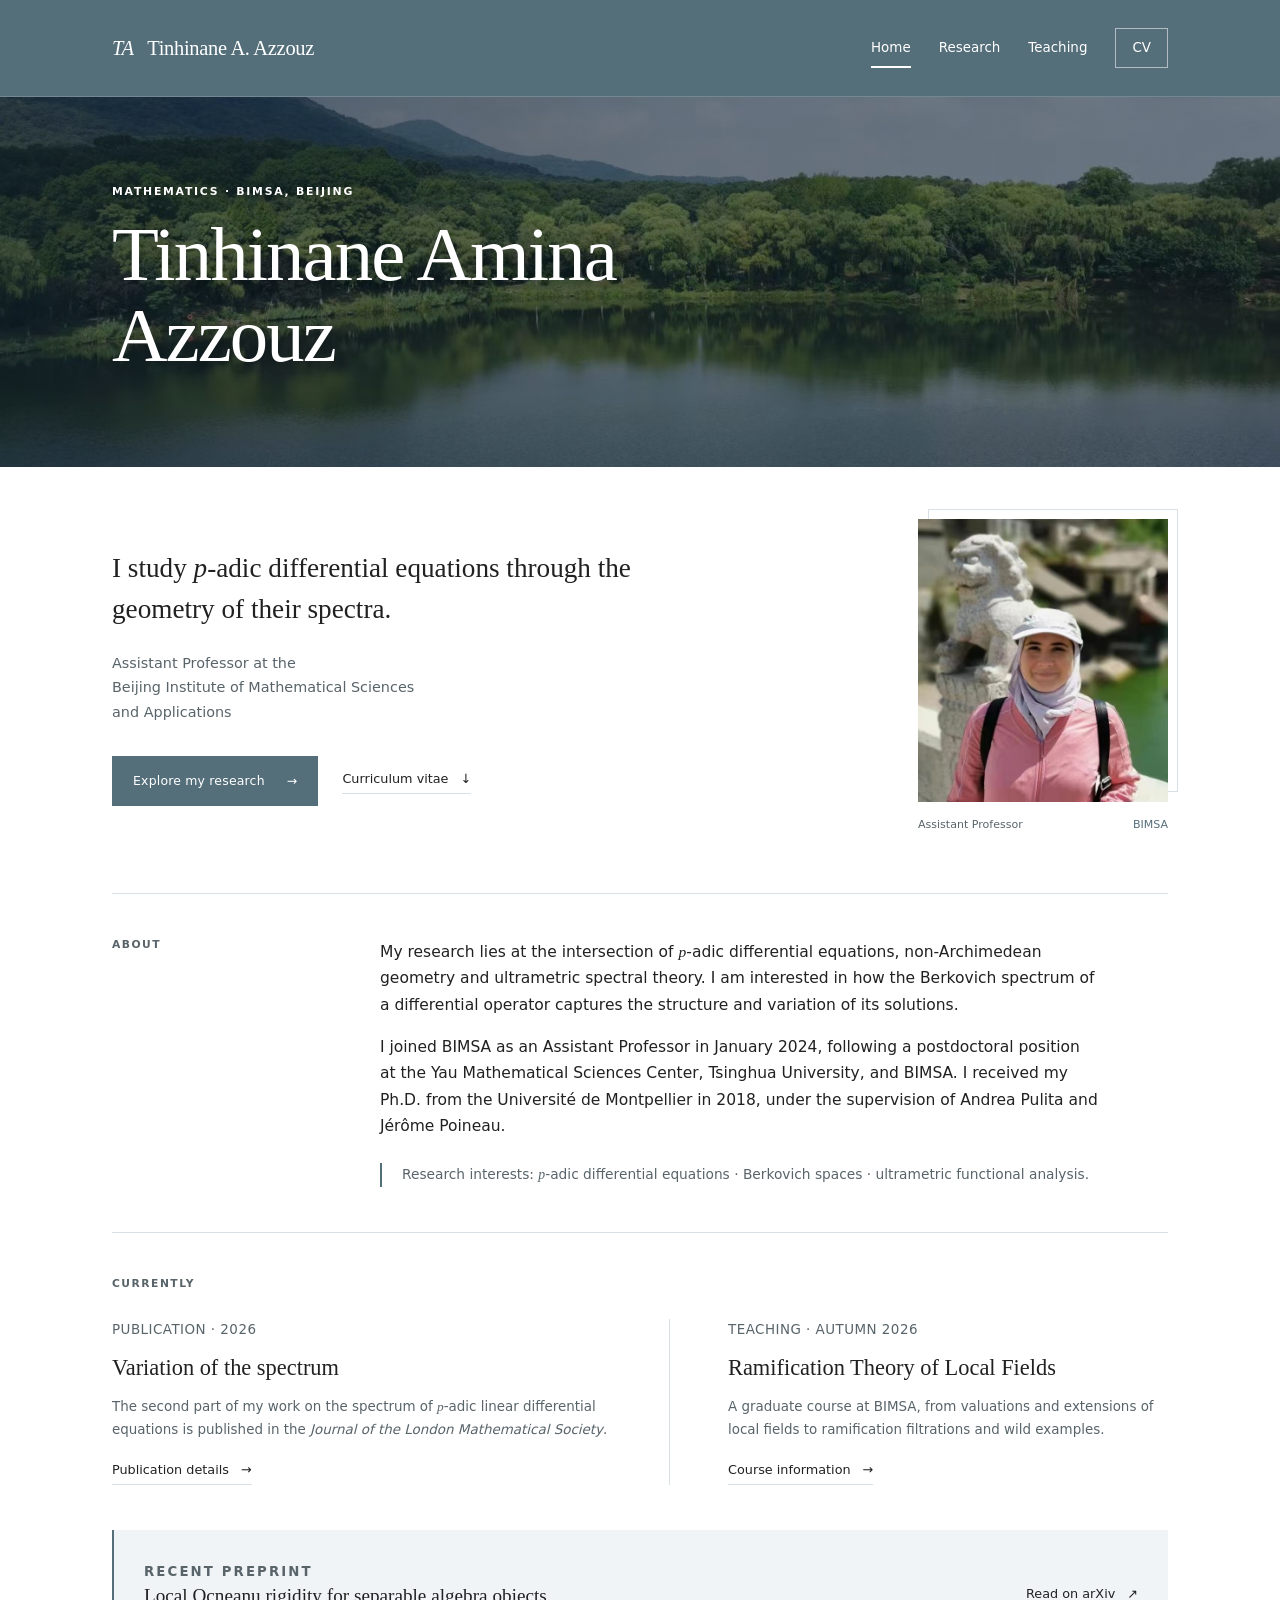
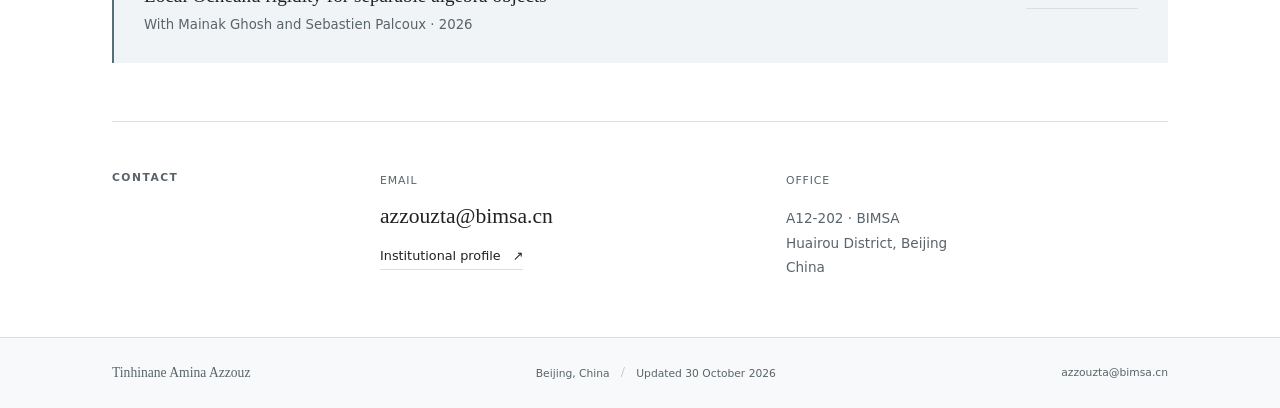
<file: index.html>
<!doctype html>
<html lang="en"><head><meta charset="utf-8"><meta name="viewport" content="width=device-width, initial-scale=1"><meta name="color-scheme" content="light"><meta name="theme-color" content="#546e7a"><title>Tinhinane Amina Azzouz | Mathematics</title><meta name="description" content="Tinhinane Amina Azzouz, Assistant Professor at BIMSA. Research in p-adic differential equations, Berkovich spectra and non-Archimedean analysis."><meta name="author" content="Tinhinane Amina Azzouz"><link rel="stylesheet" href="assets/site.css"><link rel="icon" href="assets/favicon.svg" type="image/svg+xml"><link rel="canonical" href="https://tinaamina.github.io/"></head><body class=""><a class="skip-link" href="#main">Skip to content</a><header class="site-header"><div class="wrap header-inner"><a class="wordmark" href="index.html"><span aria-hidden="true">TA</span> Tinhinane A. Azzouz</a><nav aria-label="Main navigation"><ul class="main-nav"><li><a href="index.html" aria-current="page">Home</a></li><li><a href="research.html">Research</a></li><li><a href="teaching.html">Teaching</a></li><li><a href="cv.html" class="nav-cv">CV</a></li></ul></nav></div></header><main id="main"><header class="image-banner image-banner-home" aria-labelledby="home-name"><img class="banner-image" src="assets/google-home.jpg" alt="" width="1706" height="1280" fetchpriority="high"><div class="wrap banner-inner"><p class="eyebrow">Mathematics · BIMSA, Beijing</p><h1 id="home-name"><span>Tinhinane Amina</span> Azzouz</h1></div></header><div class="wrap">
<section class="hero" aria-labelledby="home-name"><div class="hero-copy"><p class="hero-intro">I study <i>p</i>-adic differential equations through the geometry of their spectra.</p><p class="affiliation">Assistant Professor at the<br><a href="https://www.bimsa.cn/">Beijing Institute of Mathematical Sciences<br>and Applications</a></p><div class="hero-actions"><a class="button" href="research.html">Explore my research <span aria-hidden="true">→</span></a><a class="text-link" href="files/CV_Tinhinane_Amina_Azzouz.pdf">Curriculum vitae <span aria-hidden="true">↓</span><span class="sr-only"> (PDF)</span></a></div></div><figure class="portrait"><img class="portrait-image" src="assets/portrait.jpg" alt="Portrait of Tinhinane Amina Azzouz" width="576" height="652" loading="lazy"><figcaption><span>Assistant Professor</span><span>BIMSA</span></figcaption></figure></section>
<section class="section-band split-section" aria-labelledby="about-title"><h2 class="section-title" id="about-title">About</h2><div class="about-copy"><p>My research lies at the intersection of <i>p</i>-adic differential equations, non-Archimedean geometry and ultrametric spectral theory. I am interested in how the Berkovich spectrum of a differential operator captures the structure and variation of its solutions.</p><p>I joined BIMSA as an Assistant Professor in January 2024, following a postdoctoral position at the Yau Mathematical Sciences Center, Tsinghua University, and BIMSA. I received my Ph.D. from the Université de Montpellier in 2018, under the supervision of Andrea Pulita and Jérôme Poineau.</p><p class="research-line">Research interests: <i>p</i>-adic differential equations · Berkovich spaces · ultrametric functional analysis.</p></div></section>
<section class="section-band" aria-labelledby="current-title"><h2 class="section-title" id="current-title">Currently</h2><div class="news-grid"><article class="news-item"><p class="date-line">PUBLICATION · 2026</p><h3>Variation of the spectrum</h3><p>The second part of my work on the spectrum of <i>p</i>-adic linear differential equations is published in the <em>Journal of the London Mathematical Society</em>.</p><a class="text-link" href="research.html#publications">Publication details <span aria-hidden="true">→</span></a></article><article class="news-item"><p class="date-line">TEACHING · AUTUMN 2026</p><h3>Ramification Theory of Local Fields</h3><p>A graduate course at BIMSA, from valuations and extensions of local fields to ramification filtrations and wild examples.</p><a class="text-link" href="teaching.html#current-course">Course information <span aria-hidden="true">→</span></a></article></div></section>
<aside class="home-preprint" aria-label="Recent preprint"><div><p class="eyebrow">Recent preprint</p><h3>Local Ocneanu rigidity for separable algebra objects</h3><p>With Mainak Ghosh and Sebastien Palcoux · 2026</p></div><a class="text-link" href="https://arxiv.org/abs/2609.10440">Read on arXiv <span aria-hidden="true">↗</span></a></aside>
<section class="contact-section" id="contact" aria-labelledby="contact-title"><h2 class="section-title" id="contact-title">Contact</h2><div class="contact-grid"><div><p class="contact-label">Email</p><a class="contact-email" href="mailto:azzouzta@bimsa.cn">azzouzta@bimsa.cn</a><br><a class="text-link" href="https://www.bimsa.cn/detail/tinhinaneazzouz.html">Institutional profile <span aria-hidden="true">↗</span></a></div><div><p class="contact-label">Office</p><p class="contact-address">A12-202 · BIMSA<br>Huairou District, Beijing<br>China</p></div></div></section>
</div></main><footer class="site-footer"><div class="wrap footer-inner"><span>Tinhinane Amina Azzouz</span><p>Beijing, China <span class="inline-divider" aria-hidden="true">/</span> Updated 30 October 2026</p><a href="mailto:azzouzta@bimsa.cn">azzouzta@bimsa.cn</a></div></footer></body></html>
</file>
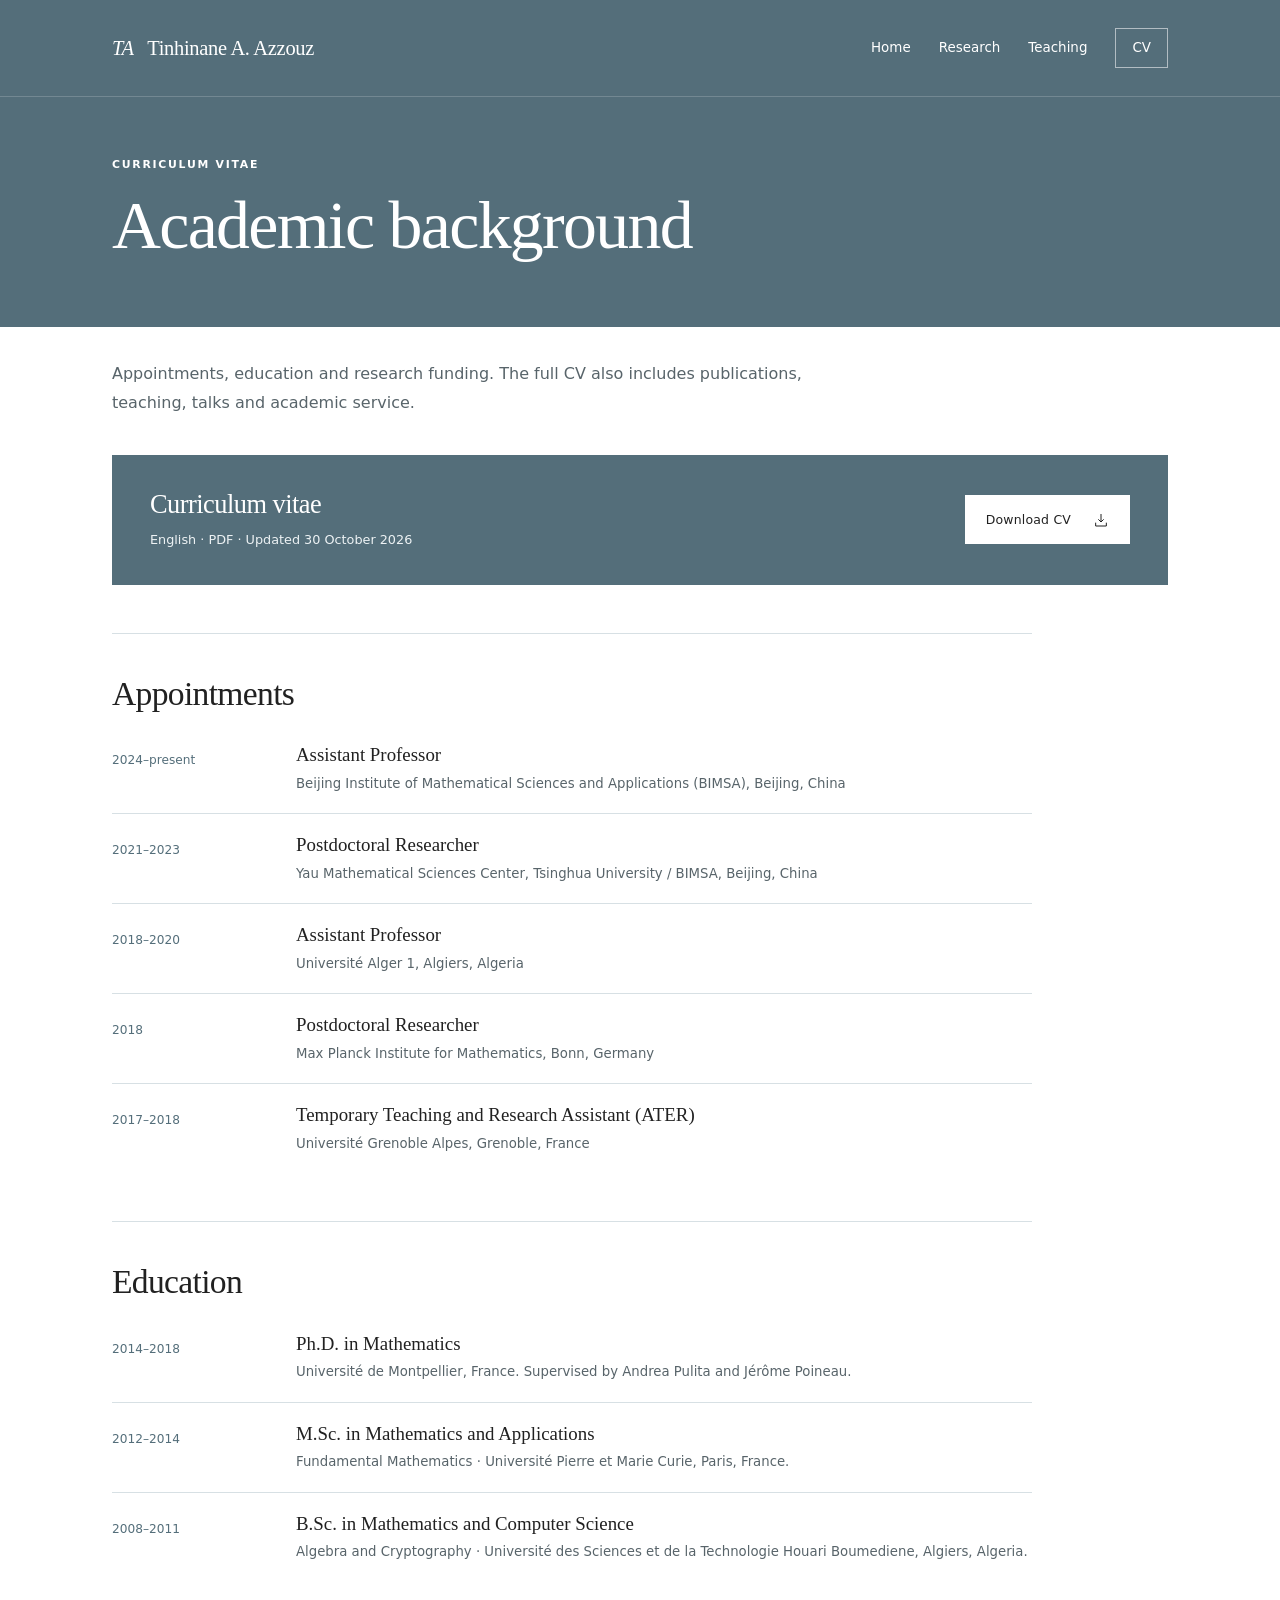
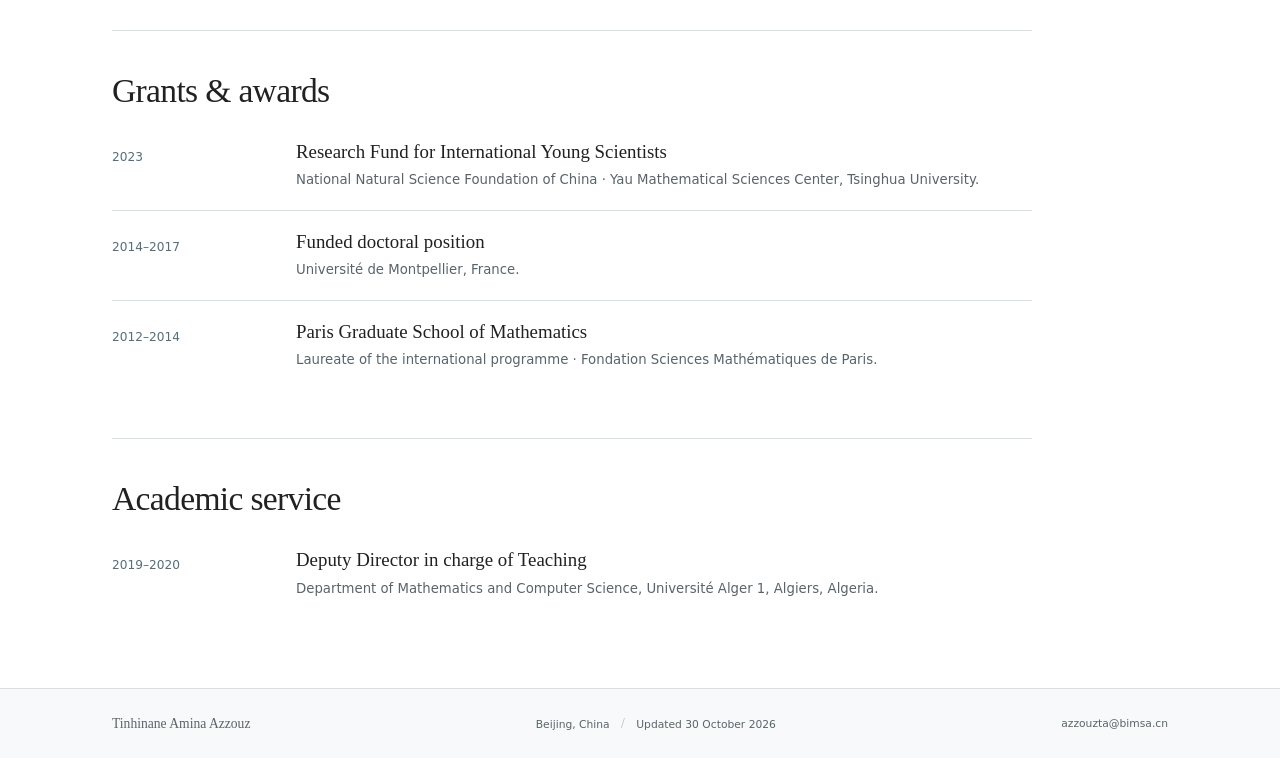
<file: cv.html>
<!doctype html>
<html lang="en"><head><meta charset="utf-8"><meta name="viewport" content="width=device-width, initial-scale=1"><meta name="color-scheme" content="light"><meta name="theme-color" content="#546e7a"><title>Curriculum vitae | Tinhinane Amina Azzouz</title><meta name="description" content="Academic CV of Tinhinane Amina Azzouz: appointments, education, publications, teaching and research funding."><meta name="author" content="Tinhinane Amina Azzouz"><link rel="stylesheet" href="assets/site.css"><link rel="icon" href="assets/favicon.svg" type="image/svg+xml"><link rel="canonical" href="https://tinaamina.github.io/cv.html"></head><body class="cv-page"><a class="skip-link" href="#main">Skip to content</a><header class="site-header"><div class="wrap header-inner"><a class="wordmark" href="index.html"><span aria-hidden="true">TA</span> Tinhinane A. Azzouz</a><nav aria-label="Main navigation"><ul class="main-nav"><li><a href="index.html">Home</a></li><li><a href="research.html">Research</a></li><li><a href="teaching.html">Teaching</a></li><li><a href="cv.html" aria-current="page" class="nav-cv">CV</a></li></ul></nav></div></header><main id="main"><header class="color-banner" aria-labelledby="page-title"><div class="wrap banner-inner"><p class="eyebrow">Curriculum vitae</p><h1 id="page-title">Academic background</h1></div></header><div class="wrap">
<div class="page-introduction"><p class="page-description">Appointments, education and research funding. The full CV also includes publications, teaching, talks and academic service.</p></div>
<section class="cv-download" aria-labelledby="download-title"><div><h2 id="download-title">Curriculum vitae</h2><p>English · PDF · Updated 30 October 2026</p></div><a class="button" href="files/CV_Tinhinane_Amina_Azzouz.pdf" download>Download CV <svg viewBox="0 0 24 24" aria-hidden="true"><path d="M12 3v12m-4-4 4 4 4-4M4 16v5h16v-5"/></svg></a></section>
<section class="content-section" aria-labelledby="appointments-title"><div class="section-heading"><h2 id="appointments-title">Appointments</h2></div><ol class="timeline"><li><p class="time">2024–present</p><div><h3>Assistant Professor</h3><p>Beijing Institute of Mathematical Sciences and Applications (BIMSA), Beijing, China</p></div></li><li><p class="time">2021–2023</p><div><h3>Postdoctoral Researcher</h3><p>Yau Mathematical Sciences Center, Tsinghua University / BIMSA, Beijing, China</p></div></li><li><p class="time">2018–2020</p><div><h3>Assistant Professor</h3><p>Université Alger 1, Algiers, Algeria</p></div></li><li><p class="time">2018</p><div><h3>Postdoctoral Researcher</h3><p>Max Planck Institute for Mathematics, Bonn, Germany</p></div></li><li><p class="time">2017–2018</p><div><h3>Temporary Teaching and Research Assistant (ATER)</h3><p>Université Grenoble Alpes, Grenoble, France</p></div></li></ol></section>
<section class="content-section" aria-labelledby="education-title"><div class="section-heading"><h2 id="education-title">Education</h2></div><ol class="timeline"><li><p class="time">2014–2018</p><div><h3>Ph.D. in Mathematics</h3><p>Université de Montpellier, France. Supervised by Andrea Pulita and Jérôme Poineau.</p></div></li><li><p class="time">2012–2014</p><div><h3>M.Sc. in Mathematics and Applications</h3><p>Fundamental Mathematics · Université Pierre et Marie Curie, Paris, France.</p></div></li><li><p class="time">2008–2011</p><div><h3>B.Sc. in Mathematics and Computer Science</h3><p>Algebra and Cryptography · Université des Sciences et de la Technologie Houari Boumediene, Algiers, Algeria.</p></div></li></ol></section>
<section class="content-section" aria-labelledby="funding-title"><div class="section-heading"><h2 id="funding-title">Grants &amp; awards</h2></div><ol class="timeline"><li><p class="time">2023</p><div><h3>Research Fund for International Young Scientists</h3><p>National Natural Science Foundation of China · Yau Mathematical Sciences Center, Tsinghua University.</p></div></li><li><p class="time">2014–2017</p><div><h3>Funded doctoral position</h3><p>Université de Montpellier, France.</p></div></li><li><p class="time">2012–2014</p><div><h3>Paris Graduate School of Mathematics</h3><p>Laureate of the international programme · Fondation Sciences Mathématiques de Paris.</p></div></li></ol></section>
<section class="content-section last-section" aria-labelledby="service-title"><div class="section-heading"><h2 id="service-title">Academic service</h2></div><ol class="timeline"><li><p class="time">2019–2020</p><div><h3>Deputy Director in charge of Teaching</h3><p>Department of Mathematics and Computer Science, Université Alger 1, Algiers, Algeria.</p></div></li></ol></section>
</div></main><footer class="site-footer"><div class="wrap footer-inner"><span>Tinhinane Amina Azzouz</span><p>Beijing, China <span class="inline-divider" aria-hidden="true">/</span> Updated 30 October 2026</p><a href="mailto:azzouzta@bimsa.cn">azzouzta@bimsa.cn</a></div></footer></body></html>
</file>
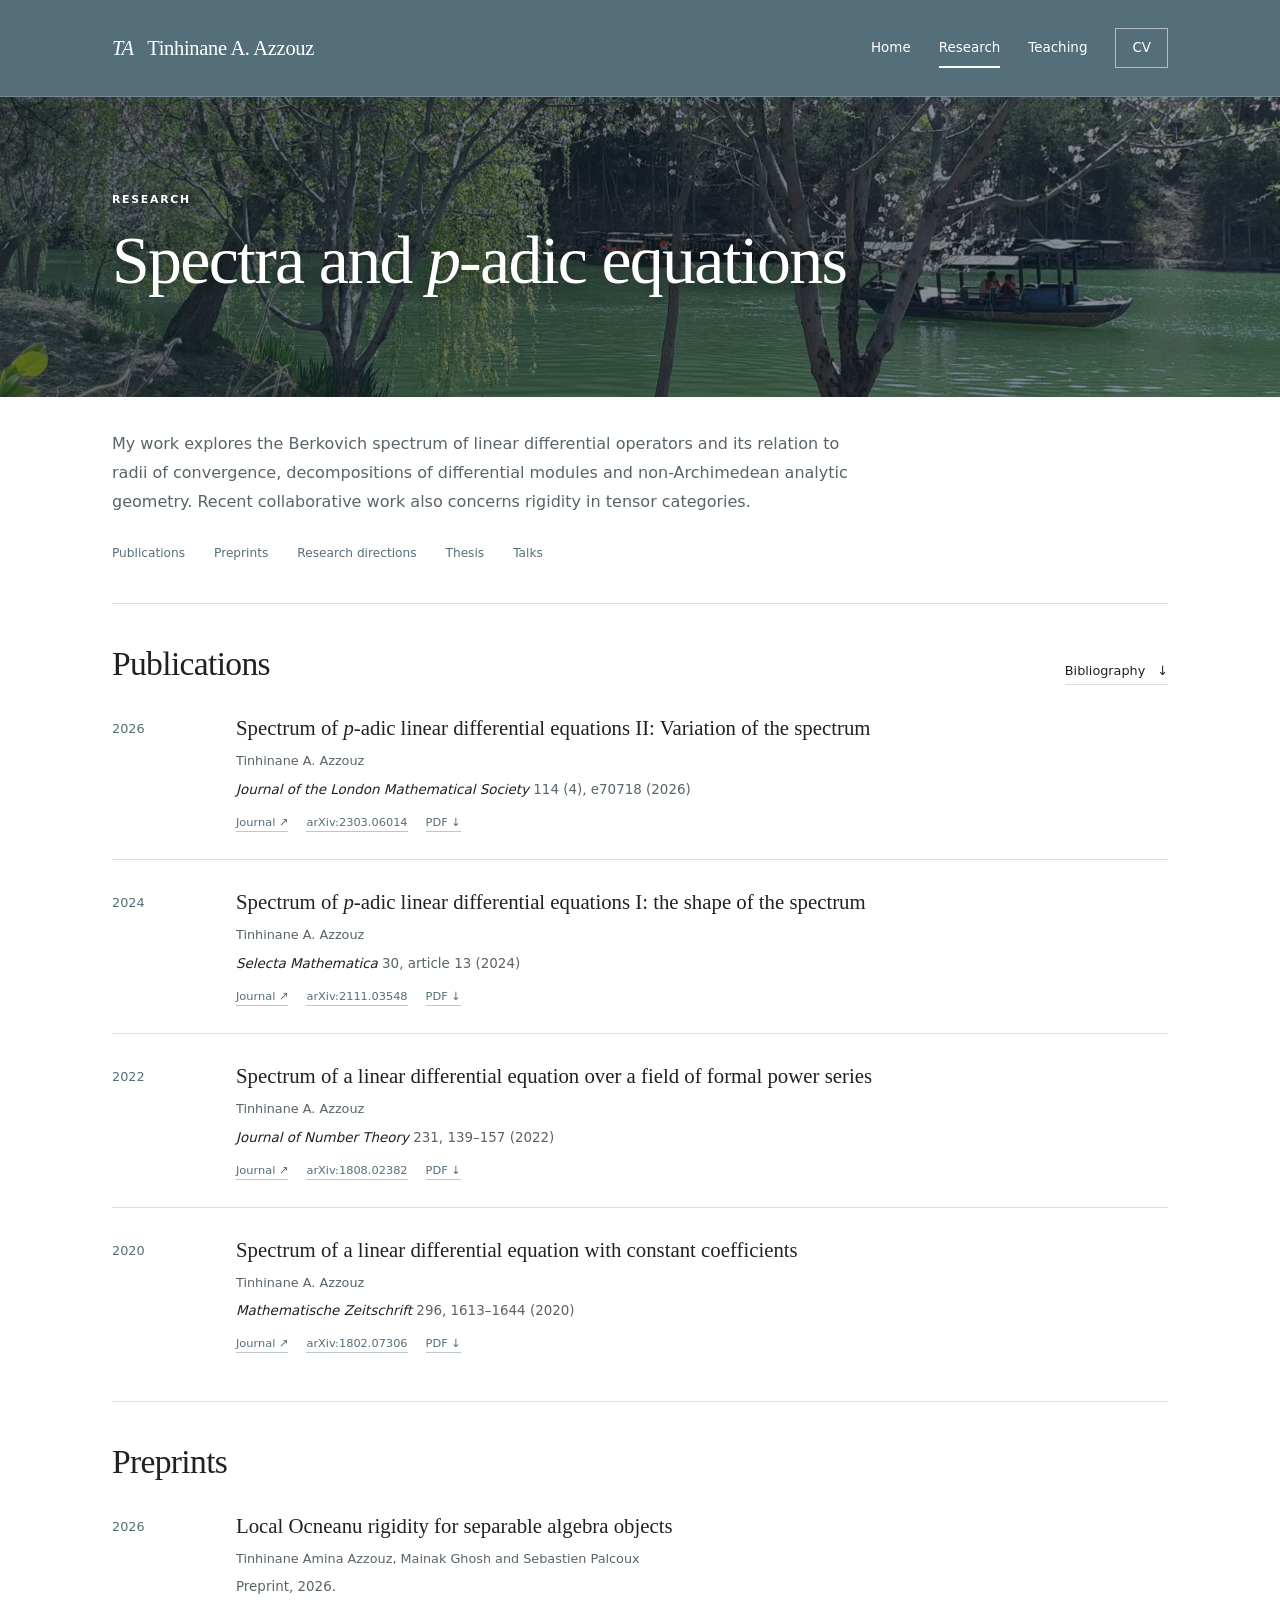
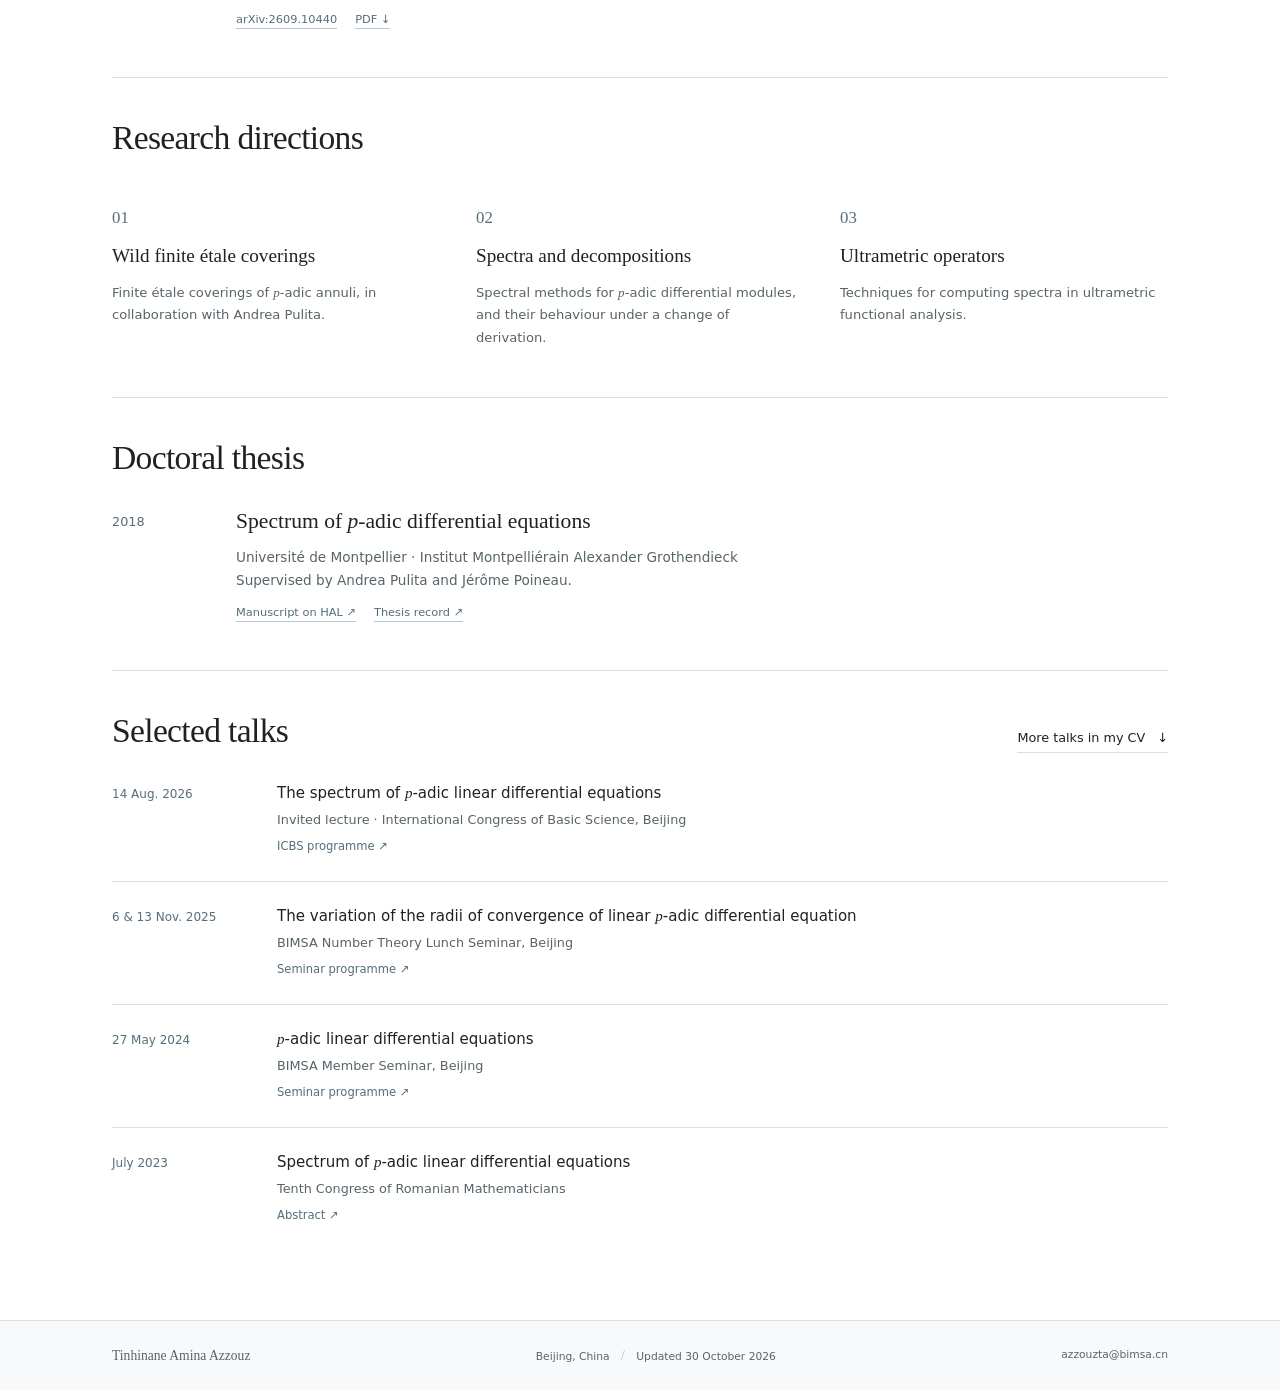
<file: research.html>
<!doctype html>
<html lang="en"><head><meta charset="utf-8"><meta name="viewport" content="width=device-width, initial-scale=1"><meta name="color-scheme" content="light"><meta name="theme-color" content="#546e7a"><title>Research | Tinhinane Amina Azzouz</title><meta name="description" content="Publications, preprints and talks by Tinhinane Amina Azzouz on p-adic differential equations, Berkovich spectra and tensor categories."><meta name="author" content="Tinhinane Amina Azzouz"><link rel="stylesheet" href="assets/site.css"><link rel="icon" href="assets/favicon.svg" type="image/svg+xml"><link rel="canonical" href="https://tinaamina.github.io/research.html"></head><body class=""><a class="skip-link" href="#main">Skip to content</a><header class="site-header"><div class="wrap header-inner"><a class="wordmark" href="index.html"><span aria-hidden="true">TA</span> Tinhinane A. Azzouz</a><nav aria-label="Main navigation"><ul class="main-nav"><li><a href="index.html">Home</a></li><li><a href="research.html" aria-current="page">Research</a></li><li><a href="teaching.html">Teaching</a></li><li><a href="cv.html" class="nav-cv">CV</a></li></ul></nav></div></header><main id="main"><header class="image-banner image-banner-research" aria-labelledby="page-title"><img class="banner-image" src="assets/google-research.jpg" alt="" width="2048" height="995" fetchpriority="high"><div class="wrap banner-inner"><p class="eyebrow">Research</p><h1 id="page-title">Spectra and <i>p</i>-adic equations</h1></div></header><div class="wrap">
<div class="page-introduction"><p class="page-description">My work explores the Berkovich spectrum of linear differential operators and its relation to radii of convergence, decompositions of differential modules and non-Archimedean analytic geometry. Recent collaborative work also concerns rigidity in tensor categories.</p><nav aria-label="Research sections"><ul class="page-jump"><li><a href="#publications">Publications</a></li><li><a href="#preprints">Preprints</a></li><li><a href="#directions">Research directions</a></li><li><a href="#thesis">Thesis</a></li><li><a href="#talks">Talks</a></li></ul></nav></div>
<section class="content-section" id="publications" aria-labelledby="publications-title"><div class="section-heading"><h2 id="publications-title">Publications</h2><a class="text-link" href="files/publications.bib" download>Bibliography <span aria-hidden="true">↓</span><span class="sr-only"> (BibTeX)</span></a></div><ol class="pub-list"><li class="pub"><div class="pub-year">2026</div><article><h3><a href="https://doi.org/10.1112/jlms.70718">Spectrum of <i>p</i>-adic linear differential equations II: Variation of the spectrum</a></h3><p class="pub-authors">Tinhinane A. Azzouz</p><p class="pub-journal"><em>Journal of the London Mathematical Society</em> 114 (4), e70718 (2026)</p><div class="pub-links"><a href="https://doi.org/10.1112/jlms.70718">Journal <span aria-hidden="true">↗</span><span class="sr-only">: Spectrum of p-adic linear differential equations II: Variation of the spectrum</span></a><a href="https://arxiv.org/abs/2303.06014">arXiv:2303.06014</a><a href="https://arxiv.org/pdf/2303.06014">PDF<span class="sr-only"> of Spectrum of p-adic linear differential equations II: Variation of the spectrum</span> <span aria-hidden="true">↓</span></a></div></article></li><li class="pub"><div class="pub-year">2024</div><article><h3><a href="https://doi.org/10.1007/s00029-023-00904-4">Spectrum of <i>p</i>-adic linear differential equations I: the shape of the spectrum</a></h3><p class="pub-authors">Tinhinane A. Azzouz</p><p class="pub-journal"><em>Selecta Mathematica</em> 30, article 13 (2024)</p><div class="pub-links"><a href="https://doi.org/10.1007/s00029-023-00904-4">Journal <span aria-hidden="true">↗</span><span class="sr-only">: Spectrum of p-adic linear differential equations I: the shape of the spectrum</span></a><a href="https://arxiv.org/abs/2111.03548">arXiv:2111.03548</a><a href="https://arxiv.org/pdf/2111.03548">PDF<span class="sr-only"> of Spectrum of p-adic linear differential equations I: the shape of the spectrum</span> <span aria-hidden="true">↓</span></a></div></article></li><li class="pub"><div class="pub-year">2022</div><article><h3><a href="https://doi.org/10.1016/j.jnt.2020.11.021">Spectrum of a linear differential equation over a field of formal power series</a></h3><p class="pub-authors">Tinhinane A. Azzouz</p><p class="pub-journal"><em>Journal of Number Theory</em> 231, 139–157 (2022)</p><div class="pub-links"><a href="https://doi.org/10.1016/j.jnt.2020.11.021">Journal <span aria-hidden="true">↗</span><span class="sr-only">: Spectrum of a linear differential equation over a field of formal power series</span></a><a href="https://arxiv.org/abs/1808.02382">arXiv:1808.02382</a><a href="https://arxiv.org/pdf/1808.02382">PDF<span class="sr-only"> of Spectrum of a linear differential equation over a field of formal power series</span> <span aria-hidden="true">↓</span></a></div></article></li><li class="pub"><div class="pub-year">2020</div><article><h3><a href="https://doi.org/10.1007/s00209-020-02482-z">Spectrum of a linear differential equation with constant coefficients</a></h3><p class="pub-authors">Tinhinane A. Azzouz</p><p class="pub-journal"><em>Mathematische Zeitschrift</em> 296, 1613–1644 (2020)</p><div class="pub-links"><a href="https://doi.org/10.1007/s00209-020-02482-z">Journal <span aria-hidden="true">↗</span><span class="sr-only">: Spectrum of a linear differential equation with constant coefficients</span></a><a href="https://arxiv.org/abs/1802.07306">arXiv:1802.07306</a><a href="https://arxiv.org/pdf/1802.07306">PDF<span class="sr-only"> of Spectrum of a linear differential equation with constant coefficients</span> <span aria-hidden="true">↓</span></a></div></article></li></ol></section>
<section class="content-section" id="preprints" aria-labelledby="preprints-title"><div class="section-heading"><h2 id="preprints-title">Preprints</h2></div><ol class="pub-list"><li class="pub"><div class="pub-year">2026</div><article><h3><a href="https://arxiv.org/abs/2609.10440">Local Ocneanu rigidity for separable algebra objects</a></h3><p class="pub-authors">Tinhinane Amina Azzouz, Mainak Ghosh and Sebastien Palcoux</p><p class="pub-journal">Preprint, 2026.</p><div class="pub-links"><a href="https://arxiv.org/abs/2609.10440">arXiv:2609.10440</a><a href="https://arxiv.org/pdf/2609.10440">PDF <span aria-hidden="true">↓</span><span class="sr-only"> of Local Ocneanu rigidity for separable algebra objects</span></a></div></article></li></ol></section>
<section class="content-section" id="directions" aria-labelledby="directions-title"><div class="section-heading"><h2 id="directions-title">Research directions</h2></div><div class="projects-grid"><article class="project"><p class="project-number" aria-hidden="true">01</p><h3>Wild finite étale coverings</h3><p>Finite étale coverings of <i>p</i>-adic annuli, in collaboration with Andrea Pulita.</p></article><article class="project"><p class="project-number" aria-hidden="true">02</p><h3>Spectra and decompositions</h3><p>Spectral methods for <i>p</i>-adic differential modules, and their behaviour under a change of derivation.</p></article><article class="project"><p class="project-number" aria-hidden="true">03</p><h3>Ultrametric operators</h3><p>Techniques for computing spectra in ultrametric functional analysis.</p></article></div></section>
<section class="content-section" id="thesis" aria-labelledby="thesis-title"><div class="section-heading"><h2 id="thesis-title">Doctoral thesis</h2></div><div class="thesis-block"><div class="pub-year">2018</div><div><h3>Spectrum of <i>p</i>-adic differential equations</h3><p>Université de Montpellier · Institut Montpelliérain Alexander Grothendieck<br>Supervised by Andrea Pulita and Jérôme Poineau.</p><div class="pub-links"><a href="https://theses.hal.science/tel-01853794">Manuscript on HAL <span aria-hidden="true">↗</span></a><a href="https://theses.fr/2018MONTS033">Thesis record <span aria-hidden="true">↗</span></a></div></div></div></section>
<section class="content-section last-section" id="talks" aria-labelledby="talks-title"><div class="section-heading"><h2 id="talks-title">Selected talks</h2><a class="text-link" href="files/CV_Tinhinane_Amina_Azzouz.pdf">More talks in my CV <span aria-hidden="true">↓</span><span class="sr-only"> (PDF)</span></a></div><ol class="talk-list"><li class="talk"><div class="talk-date">14 Aug. 2026</div><div><h3>The spectrum of <i>p</i>-adic linear differential equations</h3><p>Invited lecture · International Congress of Basic Science, Beijing</p><a href="https://reg.2026.icbs.cn/schedules">ICBS programme <span aria-hidden="true">↗</span></a></div></li><li class="talk"><div class="talk-date">6 & 13 Nov. 2025</div><div><h3>The variation of the radii of convergence of linear <i>p</i>-adic differential equation</h3><p>BIMSA Number Theory Lunch Seminar, Beijing</p><a href="https://www.bimsa.cn/research_detail/ntlunch.html">Seminar programme <span aria-hidden="true">↗</span></a></div></li><li class="talk"><div class="talk-date">27 May 2024</div><div><h3><i>p</i>-adic linear differential equations</h3><p>BIMSA Member Seminar, Beijing</p><a href="https://www.bimsa.cn/research_detail/memberseminar.html">Seminar programme <span aria-hidden="true">↗</span></a></div></li><li class="talk"><div class="talk-date">July 2023</div><div><h3>Spectrum of <i>p</i>-adic linear differential equations</h3><p>Tenth Congress of Romanian Mathematicians</p><a href="https://www.imar.ro/~congmatro10/abstractsgen/AzzouzTinhinaneAmina.html">Abstract <span aria-hidden="true">↗</span></a></div></li></ol></section>
</div></main><footer class="site-footer"><div class="wrap footer-inner"><span>Tinhinane Amina Azzouz</span><p>Beijing, China <span class="inline-divider" aria-hidden="true">/</span> Updated 30 October 2026</p><a href="mailto:azzouzta@bimsa.cn">azzouzta@bimsa.cn</a></div></footer></body></html>
</file>
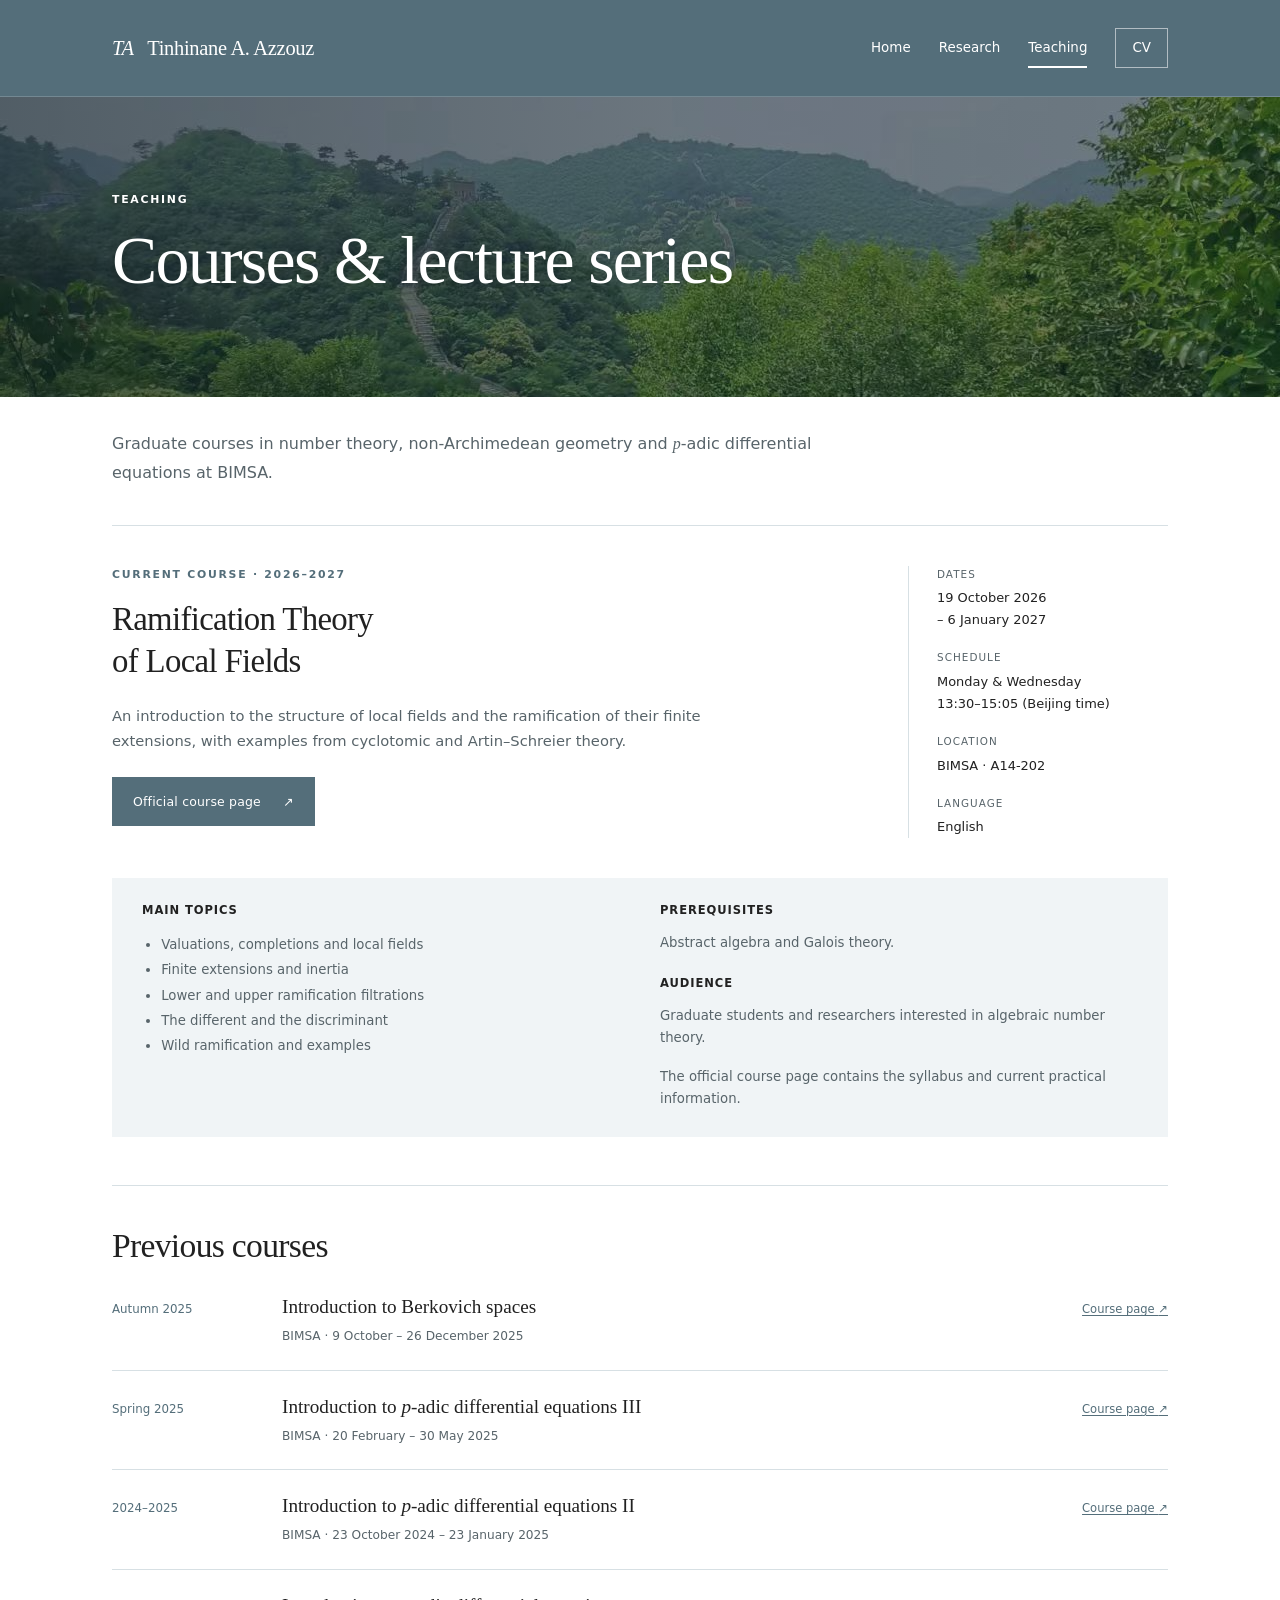
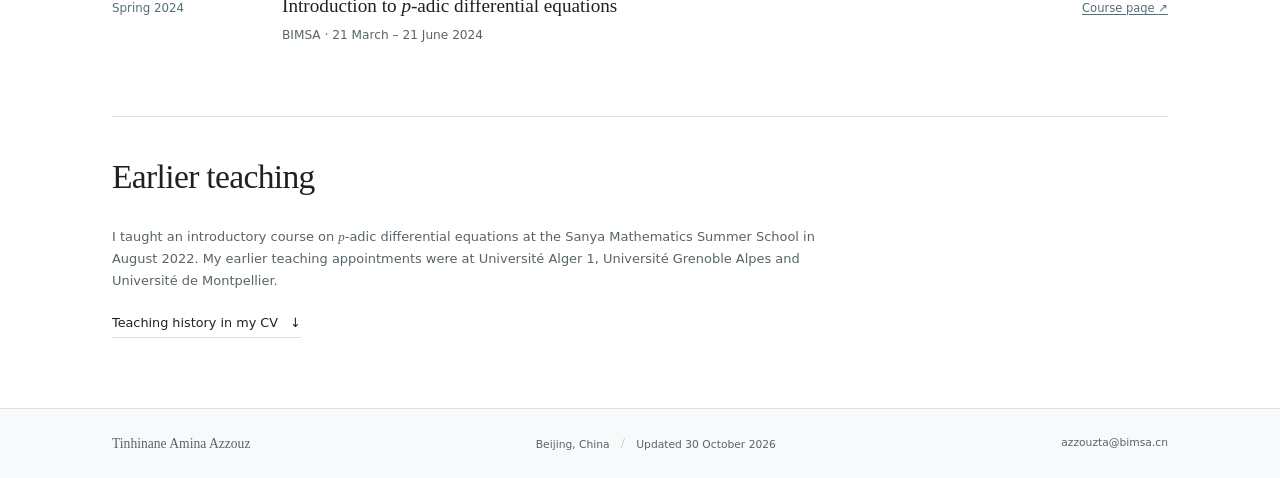
<file: teaching.html>
<!doctype html>
<html lang="en"><head><meta charset="utf-8"><meta name="viewport" content="width=device-width, initial-scale=1"><meta name="color-scheme" content="light"><meta name="theme-color" content="#546e7a"><title>Teaching | Tinhinane Amina Azzouz</title><meta name="description" content="Courses by Tinhinane Amina Azzouz at BIMSA: ramification theory of local fields, Berkovich spaces, and p-adic differential equations."><meta name="author" content="Tinhinane Amina Azzouz"><link rel="stylesheet" href="assets/site.css"><link rel="icon" href="assets/favicon.svg" type="image/svg+xml"><link rel="canonical" href="https://tinaamina.github.io/teaching.html"></head><body class=""><a class="skip-link" href="#main">Skip to content</a><header class="site-header"><div class="wrap header-inner"><a class="wordmark" href="index.html"><span aria-hidden="true">TA</span> Tinhinane A. Azzouz</a><nav aria-label="Main navigation"><ul class="main-nav"><li><a href="index.html">Home</a></li><li><a href="research.html">Research</a></li><li><a href="teaching.html" aria-current="page">Teaching</a></li><li><a href="cv.html" class="nav-cv">CV</a></li></ul></nav></div></header><main id="main"><header class="image-banner image-banner-teaching" aria-labelledby="page-title"><img class="banner-image" src="assets/google-teaching.jpg" alt="" width="1280" height="1706" fetchpriority="high"><div class="wrap banner-inner"><p class="eyebrow">Teaching</p><h1 id="page-title">Courses &amp; lecture series</h1></div></header><div class="wrap">
<div class="page-introduction"><p class="page-description">Graduate courses in number theory, non-Archimedean geometry and <i>p</i>-adic differential equations at BIMSA.</p></div>
<section class="content-section" id="current-course" aria-labelledby="current-course-title"><div class="current-course"><div class="course-main"><p class="eyebrow">Current course · 2026–2027</p><h2 class="course-title" id="current-course-title">Ramification Theory<br>of Local Fields</h2><p class="course-intro">An introduction to the structure of local fields and the ramification of their finite extensions, with examples from cyclotomic and Artin–Schreier theory.</p><a class="button" href="https://www.bimsa.net/activity/RamTheofLocFie/">Official course page <span aria-hidden="true">↗</span></a></div><dl class="course-meta"><div><dt>Dates</dt><dd>19 October 2026<br>– 6 January 2027</dd></div><div><dt>Schedule</dt><dd>Monday &amp; Wednesday<br>13:30–15:05 (Beijing time)</dd></div><div><dt>Location</dt><dd>BIMSA · A14-202</dd></div><div><dt>Language</dt><dd>English</dd></div></dl></div><div class="syllabus"><div><h3>Main topics</h3><ul><li>Valuations, completions and local fields</li><li>Finite extensions and inertia</li><li>Lower and upper ramification filtrations</li><li>The different and the discriminant</li><li>Wild ramification and examples</li></ul></div><div><h3>Prerequisites</h3><p>Abstract algebra and Galois theory.</p><h3 style="margin-top:22px">Audience</h3><p>Graduate students and researchers interested in algebraic number theory.</p><p style="margin-top:16px">The official course page contains the syllabus and current practical information.</p></div></div></section>
<section class="content-section" id="past-courses" aria-labelledby="past-courses-title"><div class="section-heading"><h2 id="past-courses-title">Previous courses</h2></div><ol class="course-list"><li class="course-row"><p class="term">Autumn 2025</p><div><h3>Introduction to Berkovich spaces</h3><p>BIMSA · 9 October – 26 December 2025</p></div><a href="https://www.bimsa.cn/research_detail/InttoBerspa.html">Course page <span aria-hidden="true">↗</span><span class="sr-only">: Introduction to Berkovich spaces</span></a></li><li class="course-row"><p class="term">Spring 2025</p><div><h3>Introduction to <i>p</i>-adic differential equations III</h3><p>BIMSA · 20 February – 30 May 2025</p></div><a href="https://www.bimsa.cn/research_detail/Inttop-adifequIII.html">Course page <span aria-hidden="true">↗</span><span class="sr-only">: Introduction to p-adic differential equations III</span></a></li><li class="course-row"><p class="term">2024–2025</p><div><h3>Introduction to <i>p</i>-adic differential equations II</h3><p>BIMSA · 23 October 2024 – 23 January 2025</p></div><a href="https://www.bimsa.cn/research_detail/Inttop-adifequII.html">Course page <span aria-hidden="true">↗</span><span class="sr-only">: Introduction to p-adic differential equations II</span></a></li><li class="course-row"><p class="term">Spring 2024</p><div><h3>Introduction to <i>p</i>-adic differential equations</h3><p>BIMSA · 21 March – 21 June 2024</p></div><a href="https://www.bimsa.cn/research_detail/Inttop-adifequ.html">Course page <span aria-hidden="true">↗</span><span class="sr-only">: Introduction to p-adic differential equations</span></a></li></ol></section>
<section class="content-section last-section" aria-labelledby="earlier-teaching-title"><div class="section-heading"><h2 id="earlier-teaching-title">Earlier teaching</h2></div><p class="course-note">I taught an introductory course on <i>p</i>-adic differential equations at the Sanya Mathematics Summer School in August 2022. My earlier teaching appointments were at Université Alger 1, Université Grenoble Alpes and Université de Montpellier.</p><a class="text-link" style="margin-top:20px" href="files/CV_Tinhinane_Amina_Azzouz.pdf">Teaching history in my CV <span aria-hidden="true">↓</span><span class="sr-only"> (PDF)</span></a></section>
</div></main><footer class="site-footer"><div class="wrap footer-inner"><span>Tinhinane Amina Azzouz</span><p>Beijing, China <span class="inline-divider" aria-hidden="true">/</span> Updated 30 October 2026</p><a href="mailto:azzouzta@bimsa.cn">azzouzta@bimsa.cn</a></div></footer></body></html>
</file>
<file: assets/site.css>
@charset "UTF-8";
:root{--paper:#ffffff;--paper-deep:#f0f4f6;--ink:#212121;--muted:#58646a;--accent:#546e7a;--accent-dark:#3c535f;--rule:#d7e0e4;--white:#ffffff;--serif:Georgia,"Times New Roman",serif;--sans:system-ui,-apple-system,BlinkMacSystemFont,"Segoe UI",sans-serif;--max:1120px}
*{box-sizing:border-box}html{scroll-behavior:smooth;scroll-padding-top:7rem}body{margin:0;background:var(--paper);color:var(--ink);font-family:var(--sans);font-size:16px;line-height:1.7;-webkit-font-smoothing:antialiased}a{color:inherit;text-underline-offset:.2em;text-decoration-thickness:1px}a:hover{color:var(--accent)}a:focus-visible,button:focus-visible{outline:3px solid var(--accent);outline-offset:5px;border-radius:1px}img{max-width:100%;display:block}h1,h2,h3,p,ul,ol,dl,figure{margin:0}h1,h2,h3{font-family:var(--serif);font-weight:400;line-height:1.2}h1{letter-spacing:-.035em}h2{font-size:2.1rem;letter-spacing:-.02em}h3{font-size:1.3rem}p+p{margin-top:1rem}ul,ol{padding-left:1.2rem}i{font-family:var(--serif)}.wrap{max-width:var(--max);margin:auto;padding:0 32px}.skip-link{position:fixed;z-index:100;top:-80px;left:16px;background:var(--ink);color:white;padding:10px 20px}.skip-link:focus{top:12px}.site-header{border-bottom:1px solid var(--rule);background:var(--paper)}.header-inner{min-height:96px;display:flex;align-items:center;justify-content:space-between;gap:24px}.wordmark{font-family:var(--serif);font-size:1.28rem;line-height:1.2;letter-spacing:-.015em;text-decoration:none;white-space:nowrap}.wordmark span{font-style:italic;color:var(--accent);margin-right:9px}.main-nav{display:flex;align-items:center;gap:28px;list-style:none;padding:0}.main-nav a{font-size:.84rem;text-decoration:none;display:block;padding:12px 0;position:relative}.main-nav a[aria-current=page]{color:var(--accent)}.main-nav a[aria-current=page]:after{content:"";position:absolute;bottom:3px;left:0;right:0;height:2px;background:var(--accent)}.main-nav .nav-cv{border:1px solid var(--rule);padding:8px 16px}.main-nav .nav-cv[aria-current=page]:after{display:none}.eyebrow{font-size:.68rem;font-weight:650;letter-spacing:.16em;text-transform:uppercase;color:var(--accent);line-height:1.65}.hero{display:grid;grid-template-columns:1.45fr .75fr;gap:80px;align-items:center;padding:78px 0 84px}.hero h1{font-size:clamp(3.3rem,5.7vw,5rem);margin:20px 0 24px;line-height:1.05}.hero h1 span{display:block}.hero-intro{font-family:var(--serif);font-size:1.45rem;line-height:1.5;max-width:590px}.affiliation{margin-top:21px;font-size:.9rem;line-height:1.7;color:var(--muted);max-width:480px}.affiliation a{text-decoration:none}.hero-actions{display:flex;flex-wrap:wrap;align-items:center;gap:24px;margin-top:32px}.button{display:inline-flex;align-items:center;justify-content:center;gap:22px;background:var(--accent);color:var(--white);font-size:.78rem;text-decoration:none;letter-spacing:.015em;padding:13px 20px;border:1px solid var(--accent)}.button:hover{background:var(--accent-dark);border-color:var(--accent-dark);color:white}.button svg{width:16px;height:16px;stroke:currentColor;fill:none;stroke-width:1.5}.text-link{font-size:.8rem;display:inline-flex;gap:12px;align-items:center;text-decoration:none;border-bottom:1px solid var(--rule);padding-bottom:3px}.text-link:hover{border-color:var(--accent)}.portrait{max-width:310px;justify-self:end;width:100%;position:relative}.portrait:before{content:"";position:absolute;top:-12px;right:-12px;bottom:45px;left:12px;border:1px solid var(--rule);z-index:-1}.portrait-image{width:100%;height:auto;aspect-ratio:4/5;object-fit:cover;object-position:center 28%;background:var(--paper-deep);filter:none}.portrait figcaption{font-size:.69rem;color:var(--muted);padding-top:14px;display:flex;justify-content:space-between;gap:10px}.portrait figcaption span:last-child{color:var(--accent)}.section-band{border-top:1px solid var(--rule);padding:45px 0}.section-title{font-size:.67rem;letter-spacing:.14em;text-transform:uppercase;font-family:var(--sans);font-weight:650;color:var(--muted)}.split-section{display:grid;grid-template-columns:220px 1fr;gap:48px}.about-copy{max-width:720px;font-size:.97rem}.about-copy .research-line{color:var(--muted);font-size:.86rem;border-left:2px solid var(--accent);padding-left:20px;margin-top:24px}.news-grid{display:grid;grid-template-columns:1fr 1fr;gap:58px;margin-top:28px}.news-item+.news-item{border-left:1px solid var(--rule);padding-left:58px}.date-line{font-size:.7rem;letter-spacing:.035em;color:var(--accent);margin-bottom:12px}.news-item h3{font-size:1.4rem;line-height:1.35;margin-bottom:12px}.news-item p{font-size:.84rem;color:var(--muted);line-height:1.7}.news-item .text-link{margin-top:18px}.home-preprint{display:grid;grid-template-columns:1fr auto;gap:24px;align-items:center;background:var(--paper-deep);padding:26px 30px;margin:0 0 58px;border-left:2px solid var(--accent)}.home-preprint p{font-size:.83rem;color:var(--muted);margin-top:5px}.home-preprint h3{font-size:1.2rem;line-height:1.35}.contact-section{padding:50px 0 58px;display:grid;grid-template-columns:220px 1fr;gap:48px;border-top:1px solid var(--rule)}.contact-grid{display:grid;grid-template-columns:1fr 1fr;gap:24px}.contact-label{font-size:.68rem;letter-spacing:.08em;text-transform:uppercase;color:var(--muted);margin-bottom:8px}.contact-email{font-family:var(--serif);font-size:1.35rem;text-decoration:none}.contact-address{font-size:.85rem;color:var(--muted);line-height:1.8}.contact-grid .text-link{margin-top:10px}.site-footer{border-top:1px solid var(--rule);font-size:.67rem;color:var(--muted);padding:23px 0}.footer-inner{display:flex;justify-content:space-between;gap:20px;align-items:center}.footer-inner a{text-decoration:none}.footer-inner span:first-child{font-family:var(--serif);font-size:.85rem}.page-header{padding:65px 0 40px;max-width:820px}.page-header h1{font-size:clamp(3rem,5.6vw,4.25rem);margin:14px 0 21px}.page-description{font-size:1rem;color:var(--muted);line-height:1.8;max-width:760px}.page-jump{list-style:none;padding:0;display:flex;flex-wrap:wrap;gap:12px 29px;margin-top:26px}.page-jump a{font-size:.76rem;color:var(--accent);text-decoration:none;border-bottom:1px solid transparent;padding-bottom:2px}.page-jump a:hover{border-bottom-color:var(--accent)}.content-section{border-top:1px solid var(--rule);padding:40px 0 48px}.section-heading{display:flex;justify-content:space-between;gap:20px;align-items:baseline;margin-bottom:28px}.section-heading .aside{font-size:.72rem;color:var(--muted)}.pub-list{list-style:none;padding:0}.pub{display:grid;grid-template-columns:90px 1fr;gap:34px;padding:27px 0;border-top:1px solid var(--rule)}.pub:first-child{padding-top:0;border-top:0}.pub:last-child{padding-bottom:0}.pub-year{font-size:.8rem;color:var(--accent);font-weight:500;padding-top:5px}.pub h3{font-size:1.3rem;line-height:1.4;max-width:810px}.pub h3 a{text-decoration:none}.pub-authors{font-size:.8rem;color:var(--muted);margin-top:8px}.pub-journal{font-size:.84rem;margin-top:7px;color:var(--muted)}.pub-journal em{color:var(--ink)}.pub-links{display:flex;gap:18px;flex-wrap:wrap;margin-top:12px}.pub-links a{font-size:.71rem;text-decoration:none;color:var(--accent);border-bottom:1px solid #b8c8d0;line-height:1.5}.pub-links a:hover{border-color:var(--accent-dark)}.projects-grid{display:grid;grid-template-columns:repeat(3,1fr);gap:36px}.project{padding-top:5px}.project .project-number{font-family:var(--serif);font-size:1.05rem;color:var(--accent);margin-bottom:11px}.project h3{font-size:1.2rem;line-height:1.4}.project p{font-size:.82rem;color:var(--muted);margin-top:12px}.thesis-block{display:grid;grid-template-columns:90px 1fr;gap:34px}.thesis-block h3{font-size:1.35rem;line-height:1.4}.thesis-block p{font-size:.85rem;color:var(--muted);margin-top:9px}.talk-list{list-style:none;padding:0}.talk{display:grid;grid-template-columns:135px 1fr;gap:30px;border-top:1px solid var(--rule);padding:22px 0}.talk:first-child{border-top:0;padding-top:0}.talk-date{font-size:.75rem;color:var(--accent);padding-top:3px}.talk h3{font-family:var(--sans);font-size:.94rem;font-weight:500;line-height:1.6}.talk p{font-size:.8rem;color:var(--muted);margin-top:4px}.talk a{color:var(--accent);font-size:.72rem;display:inline-block;margin-top:7px;text-decoration:none}.current-course{display:grid;grid-template-columns:1fr 260px;gap:52px;padding-bottom:40px}.course-title{font-size:2.05rem;line-height:1.3;max-width:650px;margin-top:14px}.course-intro{font-size:.92rem;color:var(--muted);margin-top:20px;max-width:640px}.course-meta{border-left:1px solid var(--rule);padding-left:28px}.course-meta div+div{margin-top:18px}.course-meta dt{font-size:.65rem;text-transform:uppercase;letter-spacing:.1em;color:var(--muted);margin-bottom:4px}.course-meta dd{font-size:.81rem;margin:0;line-height:1.7}.course-main .button{margin-top:24px}.syllabus{background:var(--paper-deep);padding:26px 30px;display:grid;grid-template-columns:1fr 1fr;gap:40px}.syllabus h3{font-family:var(--sans);font-size:.72rem;letter-spacing:.08em;text-transform:uppercase;font-weight:600;margin-bottom:14px}.syllabus ul{font-size:.83rem;color:var(--muted);line-height:1.9}.syllabus p{font-size:.83rem;color:var(--muted)}.course-list{list-style:none;padding:0}.course-row{display:grid;grid-template-columns:140px 1fr auto;gap:30px;border-top:1px solid var(--rule);padding:23px 0;align-items:baseline}.course-row:first-child{border-top:0;padding-top:0}.course-row h3{font-size:1.2rem;line-height:1.4}.course-row p{font-size:.76rem;color:var(--muted);margin-top:5px}.course-row .term{font-size:.74rem;color:var(--accent)}.course-row>a{font-size:.72rem;color:var(--accent);white-space:nowrap}.course-note{font-size:.81rem;color:var(--muted);max-width:720px;margin-top:5px}.cv-download{background:var(--ink);color:var(--white);padding:34px 38px;display:flex;justify-content:space-between;align-items:center;gap:32px;margin-bottom:48px}.cv-download h2{font-size:1.65rem}.cv-download p{font-size:.8rem;color:#edf2f4;margin-top:9px}.cv-download .button{background:var(--paper);color:var(--ink);border-color:var(--paper);flex-shrink:0}.cv-download .button:hover{background:#e3ecf0;border-color:#e3ecf0}.timeline{list-style:none;padding:0}.timeline li{display:grid;grid-template-columns:150px 1fr;gap:34px;padding:18px 0;border-top:1px solid var(--rule)}.timeline li:first-child{border-top:0;padding-top:0}.timeline .time{font-size:.76rem;color:var(--accent);padding-top:4px}.timeline h3{font-size:1.18rem;line-height:1.4}.timeline p{font-size:.83rem;color:var(--muted);margin-top:4px}.cv-page .content-section{max-width:920px}.cv-page .page-header{max-width:820px}.small-note{font-size:.76rem;color:var(--muted);margin-top:18px}.inline-divider{margin:0 8px;color:#b4b9b2}.last-section{padding-bottom:70px}.sr-only{position:absolute;width:1px;height:1px;overflow:hidden;clip:rect(0,0,0,0);white-space:nowrap}::selection{background:#dce8ee;color:var(--ink)}
@media(min-width:1450px){.hero{padding-top:90px;padding-bottom:90px}}
@media(max-width:900px){.hero{gap:42px;grid-template-columns:1.3fr .75fr}.hero h1{font-size:3.9rem}.hero-intro{font-size:1.28rem}.split-section,.contact-section{grid-template-columns:150px 1fr;gap:30px}.news-grid{gap:35px}.news-item+.news-item{padding-left:35px}.projects-grid{gap:26px}.current-course{grid-template-columns:1fr 220px;gap:32px}}
@media(max-width:700px){.wrap{padding:0 24px}.header-inner{min-height:100px;gap:12px;flex-direction:column;justify-content:center;padding-top:18px;padding-bottom:10px}.wordmark{font-size:1.15rem}.main-nav{gap:25px}.main-nav a{font-size:.76rem;padding:6px 0}.main-nav .nav-cv{padding:5px 12px}.main-nav a[aria-current=page]:after{bottom:0}.hero{grid-template-columns:1fr;gap:36px;padding:45px 0 45px}.hero h1{font-size:3.6rem;margin-top:16px}.hero-intro{font-size:1.3rem;max-width:540px}.hero-actions{margin-top:25px}.portrait{justify-self:start;max-width:235px;margin-top:4px}.portrait-image{aspect-ratio:4/4.5}.portrait:before{bottom:42px}.split-section,.contact-section{grid-template-columns:1fr;gap:22px}.section-band{padding:32px 0}.news-grid{grid-template-columns:1fr;gap:28px;margin-top:22px}.news-item+.news-item{border-left:0;border-top:1px solid var(--rule);padding:26px 0 0}.home-preprint{grid-template-columns:1fr;padding:24px;gap:18px;margin-bottom:38px}.home-preprint .text-link{justify-self:start}.contact-grid{gap:26px}.contact-section{padding:35px 0 42px}.footer-inner{align-items:flex-start;flex-direction:column;gap:5px}.page-header{padding:43px 0 32px}.page-header h1{font-size:3.3rem}.page-description{font-size:.94rem}.page-jump{gap:10px 24px}.content-section{padding:31px 0 36px}.section-heading h2{font-size:1.8rem}.section-heading{margin-bottom:23px}.pub{grid-template-columns:46px 1fr;gap:20px;padding:23px 0}.pub h3{font-size:1.15rem}.pub-year{font-size:.72rem}.projects-grid{grid-template-columns:1fr;gap:28px}.project{display:grid;grid-template-columns:35px 1fr;column-gap:15px}.project .project-number{grid-row:span 2;margin:0}.project p{margin-top:7px}.thesis-block{grid-template-columns:46px 1fr;gap:20px}.thesis-block h3{font-size:1.2rem}.talk{grid-template-columns:105px 1fr;gap:20px}.talk-date{font-size:.71rem}.talk h3{font-size:.89rem}.current-course{grid-template-columns:1fr;gap:27px;padding-bottom:28px}.course-title{font-size:1.85rem}.course-meta{border-left:0;border-top:1px solid var(--rule);padding:22px 0 0;display:grid;grid-template-columns:1fr 1fr;gap:19px 24px}.course-meta div+div{margin-top:0}.syllabus{grid-template-columns:1fr;gap:24px;padding:24px}.course-row{grid-template-columns:1fr auto;gap:6px 24px;padding:22px 0}.course-row .term{grid-column:1 / -1}.course-row h3{font-size:1.1rem}.course-row>a{align-self:center}.cv-download{padding:27px 26px;flex-direction:column;align-items:flex-start;gap:21px;margin-bottom:32px}.timeline li{grid-template-columns:110px 1fr;gap:20px}.timeline h3{font-size:1.08rem}.timeline .time{font-size:.71rem}.last-section{padding-bottom:46px}}
@media(max-width:400px){.wrap{padding:0 20px}.main-nav{gap:21px}.hero h1{font-size:3.12rem}.hero-intro{font-size:1.2rem}.hero-actions{gap:19px}.button{padding:12px 17px;gap:15px}.contact-grid{grid-template-columns:1fr}.page-header h1{font-size:2.9rem}.pub,.thesis-block{grid-template-columns:1fr;gap:7px}.pub-year{padding:0}.talk{grid-template-columns:1fr;gap:6px}.timeline li{grid-template-columns:1fr;gap:6px}.timeline .time{padding:0}.section-heading{flex-direction:column;gap:5px}}
@media(prefers-reduced-motion:reduce){html{scroll-behavior:auto}}
@media print{body{background:white;color:black;font-size:10pt}.site-header,.site-footer,.hero-actions,.page-jump,.button,.cv-download{display:none}.wrap{max-width:none;padding:0}.hero{padding-top:0;gap:30px}.hero h1{font-size:34pt}.hero-intro{font-size:15pt}.portrait{max-width:160px}.section-band,.content-section,.contact-section{padding:20px 0;break-inside:avoid}.pub,.talk,.course-row,.timeline li{break-inside:avoid}.page-header{padding:0 0 25px}.page-header h1{font-size:34pt}a{color:inherit}.news-grid,.projects-grid{gap:25px}.news-item+.news-item{padding-left:25px}.home-preprint{margin:0 0 25px}.last-section{padding-bottom:20px}}

/* Original Google Sites photographs and blue-grey palette. */
.site-header{background:var(--accent);border-bottom:1px solid rgba(255,255,255,.18);color:var(--white)}
.wordmark,.wordmark span,.main-nav a,.main-nav a[aria-current=page]{color:var(--white)}
.wordmark:hover,.main-nav a:hover{color:var(--white)}
.main-nav a[aria-current=page]:after{background:var(--white)}
.main-nav .nav-cv{border-color:rgba(255,255,255,.55)}
.main-nav .nav-cv:hover{background:rgba(255,255,255,.12)}
.site-header a:focus-visible{outline-color:var(--white)}
.image-banner,.color-banner{position:relative;isolation:isolate;background:var(--accent);color:var(--white)}
.image-banner{overflow:hidden}
.banner-image{position:absolute;inset:0;width:100%;height:100%;object-fit:cover;z-index:-2}
.image-banner:after{content:"";position:absolute;inset:0;z-index:-1;background:linear-gradient(90deg,rgba(12,29,37,.66) 0%,rgba(12,29,37,.52) 54%,rgba(12,29,37,.48) 100%)}
.image-banner-home .banner-image{object-position:center 62%}
.image-banner-research .banner-image{object-position:center 54%}
.image-banner-teaching .banner-image{object-position:center 40%}
.banner-inner{min-height:300px;display:flex;flex-direction:column;justify-content:center;align-items:flex-start;padding-top:44px;padding-bottom:48px}
.image-banner-home .banner-inner{min-height:370px}
.banner-inner .eyebrow{color:var(--white);font-weight:600;text-shadow:0 1px 5px rgba(0,0,0,.35)}
.banner-inner h1{font-size:clamp(3rem,5.3vw,4.6rem);line-height:1.12;letter-spacing:-.025em;margin-top:14px;max-width:950px;color:var(--white);text-shadow:0 2px 12px rgba(0,0,0,.26)}
.image-banner-home h1{font-size:clamp(3.5rem,6vw,5.2rem);line-height:1.05}
.image-banner-home h1 span{display:block}
.color-banner .banner-inner{min-height:230px}
.color-banner h1,.color-banner .eyebrow{text-shadow:none}
.hero{padding:52px 0 58px;grid-template-columns:1.5fr .7fr;gap:80px}
.hero-intro{font-size:1.7rem;line-height:1.5}
.hero .portrait{max-width:250px}
.hero .portrait:before{top:-10px;right:-10px;left:10px;bottom:43px}
.hero .portrait-image{aspect-ratio:576/652;object-position:center;height:auto}
.page-introduction{max-width:820px;padding:33px 0 37px}
.page-introduction .page-jump{margin-top:22px}
.cv-download{background:var(--accent)}
.site-footer{background:#f7f9fa}
@media(max-width:900px){.hero{gap:42px;grid-template-columns:1.3fr .75fr}.hero-intro{font-size:1.45rem}.image-banner-home .banner-inner{min-height:340px}}
@media(max-width:700px){.banner-inner{min-height:250px;padding-top:36px;padding-bottom:38px}.image-banner-home .banner-inner{min-height:295px}.banner-inner h1{font-size:2.75rem;line-height:1.15;margin-top:12px}.image-banner-home h1{font-size:3.5rem;line-height:1.08}.color-banner .banner-inner{min-height:210px}.image-banner:after{background:linear-gradient(90deg,rgba(12,29,37,.65),rgba(12,29,37,.48))}.image-banner-home .banner-image{object-position:45% 62%}.image-banner-research .banner-image{object-position:60% 54%}.image-banner-teaching .banner-image{object-position:48% 40%}.hero{padding:35px 0 40px;grid-template-columns:1fr;gap:32px}.hero-intro{font-size:1.35rem}.hero .portrait{max-width:220px}.hero-actions{margin-top:23px}.page-introduction{padding:27px 0 30px}}
@media(max-width:400px){.banner-inner h1{font-size:2.4rem}.image-banner-home h1{font-size:3rem}.image-banner-home .banner-inner{min-height:280px}.hero-intro{font-size:1.25rem}}
@media print{.image-banner,.color-banner{background:white;color:black}.banner-image,.image-banner:after{display:none}.banner-inner,.image-banner-home .banner-inner,.color-banner .banner-inner{min-height:0;padding:0 0 20px}.banner-inner h1,.banner-inner .eyebrow{color:black;text-shadow:none}.banner-inner h1,.image-banner-home h1{font-size:32pt}.hero{padding:15px 0 22px;gap:30px;grid-template-columns:1.4fr .6fr}.hero-intro{font-size:15pt}.hero .portrait{max-width:150px}.page-introduction{padding:0 0 20px}}
</file>
